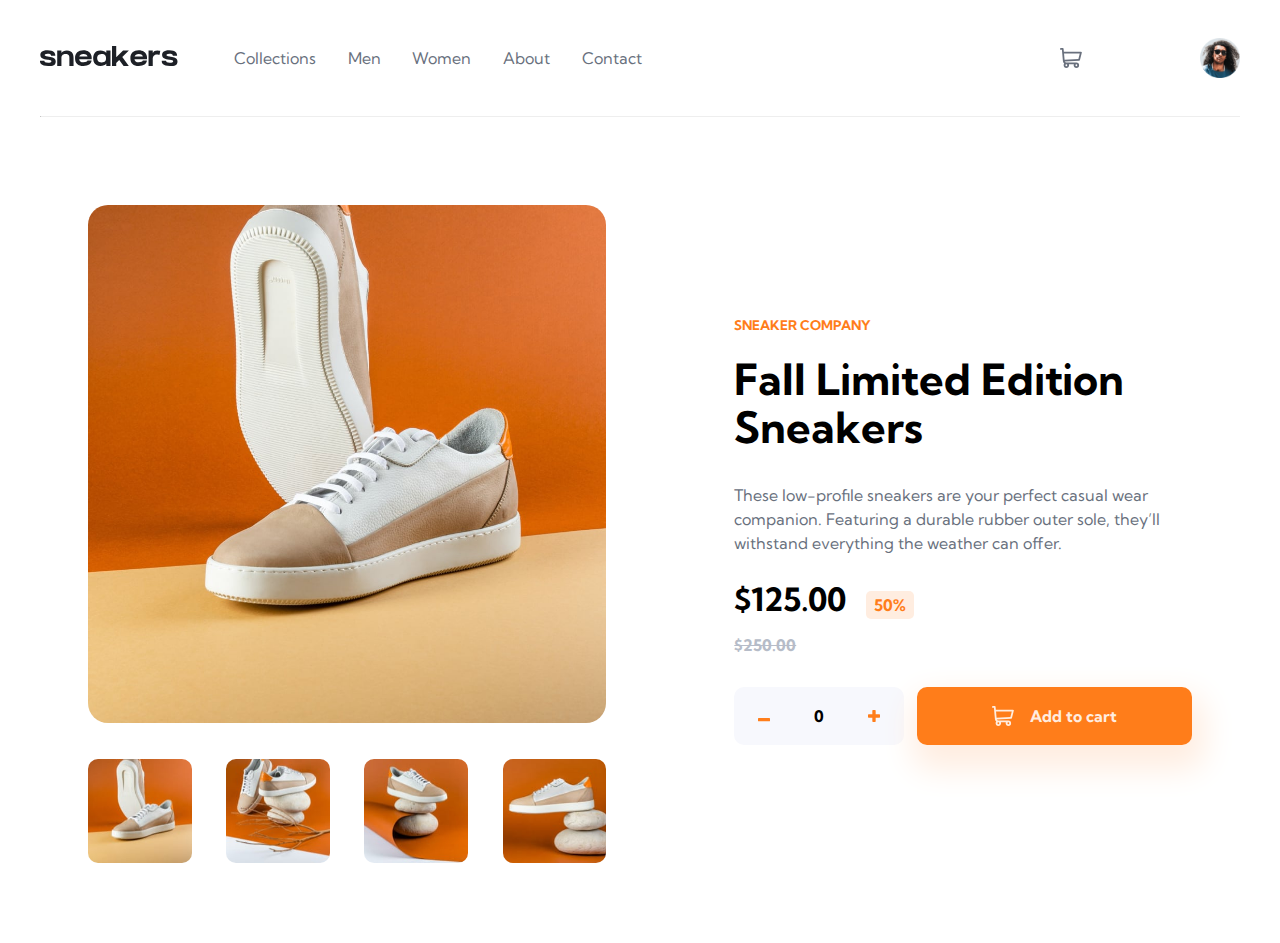
<file: index.html>
<!DOCTYPE html>
<html lang="en">
  <head>
    <meta charset="UTF-8" />
    <meta name="viewport" content="width=device-width, initial-scale=1.0" />
    <link
      rel="icon"
      type="image/png"
      sizes="32x32"
      href="./images/favicon-32x32.png"
    />

    <link rel="preconnect" href="https://fonts.googleapis.com" />
    <link rel="preconnect" href="https://fonts.gstatic.com" crossorigin />
    <link
      href="https://fonts.googleapis.com/css2?family=Kumbh+Sans:wght@400;700&display=swap"
      rel="stylesheet"
    />

    <link rel="stylesheet" href="css/index.css" />
    <script src="script.js" defer></script>

    <title>Sneakers Store</title>
  </head>

  <body>
    <main id="main" class="">
      <div class="navbar">
        <nav class="nav">
          <span class="nav-toggle">menu</span>
          <!-- <img class="nav-toggle" src="images/icon-menu.svg" alt="" /> -->
          <ul class="nav-wrap hidden">
            <li><a href="#">Collections</a></li>
            <li><a href="#">Men</a></li>
            <li><a href="#">Women</a></li>
            <li><a href="#">About</a></li>
            <li><a href="#">Contact</a></li>
          </ul>
        </nav>
        <div class="pagelogo"><a href="index.html"><img src="images/logo.svg" alt="Sneakers" /></a></div>
        <div class="user">
          <div class="cartwidget">
            <img id="user-cart" class="user-cart" src="images/icon-cart.svg" alt="" />
            <p  id="widget" class="widget hidden">0</p>
          </div>
          <img class="user-avatar" src="images/image-avatar.png" alt="" />

          <section id="card" class="card hidden">
            <div class="cardheader">
              <h4>Cart</h4>
            </div>

            <div id="fullcart" class="cardbody hidden">
              <div class="cardimage">
                <img src="images/image-product-1-thumbnail.jpg" alt="" >
              </div>

              <div class="cardtext">
                <p>Fall Limited Edition Sneak...</p>
                <div>
                  <span class="">$125.00</span>
                  <span>x</span>
                  <span id="cartquant" class="quant">0</span>
                  <span id="cartprice" class="bold">0 </span>
                </div>
              </div>

              <img class="carddelete" src="images/icon-delete.svg" alt="delete">
            </div>

            <div id="zerocart" class="emptycart">
              <p class="bold">Your cart is empty</p>
            </div>

            <div id="checkout-wrap" class="checkout">
              <button id="checkout" class="btn bold hidden">Checkout</button>
            </div>

          </section>
        </div>
      </div>

      <hr class="hr">
      
      <div class="product-flex">
        <div class="product-wrap">
          <img class="product-one" src="images/image-product-1.jpg" alt="" />
          <div class="thumbnails">
            <img id="open" src="images/image-product-1-thumbnail.jpg" alt="" width="20%">
            <img src="images/image-product-2-thumbnail.jpg" alt="" width="20%">
            <img src="images/image-product-3-thumbnail.jpg" alt="" width="20%">
            <img src="images/image-product-4-thumbnail.jpg" alt="" width="20%">
          </div>
        </div>
  
        <div class="details">
            <small class="company bold">Sneaker Company</small>
            <h1 class="h1">Fall Limited Edition Sneakers</h1>
            <p class="p">
              These low-profile sneakers are your perfect casual wear companion.
              Featuring a durable rubber outer sole, they’ll withstand everything
              the weather can offer.
            </p>
  
            <div class="product-price bold">
              <span class="product-dp">$<span id="itemprice">125.00</span></span>
              <span class="product-discount">50%</span>
              <span class="product-cp">$250.00</span>
            </div>
            <div class="pq-wrap">
              <div class="product-quantity">
                <span class="quant-minus"
                  ><img id="minus" src="images/icon-minus.svg" alt=""
                /></span>
                <span id="quant" class="quant bold">0</span>
                <span class="quant-add"
                  ><img id="add" src="images/icon-plus.svg" alt=""
                /></span>
              </div>
              <button id="addtocart" class="btn btn-flex bold">
                <img class="btn-cart" src="images/icon-cart-w.svg" alt="" />
                <span class="btn-cta">Add to cart</span>
              </button>
            </div>
          </div>
        </div>
      </div>
      
      <div id="modal" class="modal">
        <div class="modal-backdrop">
          <div class="modal-body">
            <div class="modal-product">
                <img class="close" src="images/icon-close.svg" alt="" id="close">
              <img class="product-one" src="images/image-product-1.jpg" alt="">
              <div class="thumbnails md-tnails">
                <img src="images/image-product-1-thumbnail.jpg" alt="">
                <img src="images/image-product-2-thumbnail.jpg" alt="">
                <img src="images/image-product-3-thumbnail.jpg" alt="">
                <img src="images/image-product-4-thumbnail.jpg" alt="">
              </div>
            </div>
          </div>
        </div>
      </div>
    </main>

    <!-- <div class="attribution">
    Challenge by <a href="https://www.frontendmentor.io?ref=challenge" target="_blank">Frontend Mentor</a>. 
    Coded by <a href="#">Your Name Here</a>.
  </div> -->

  </body>
</html>



<!-- My semantic html skills stilll has a mighty K-leg -->
</file>
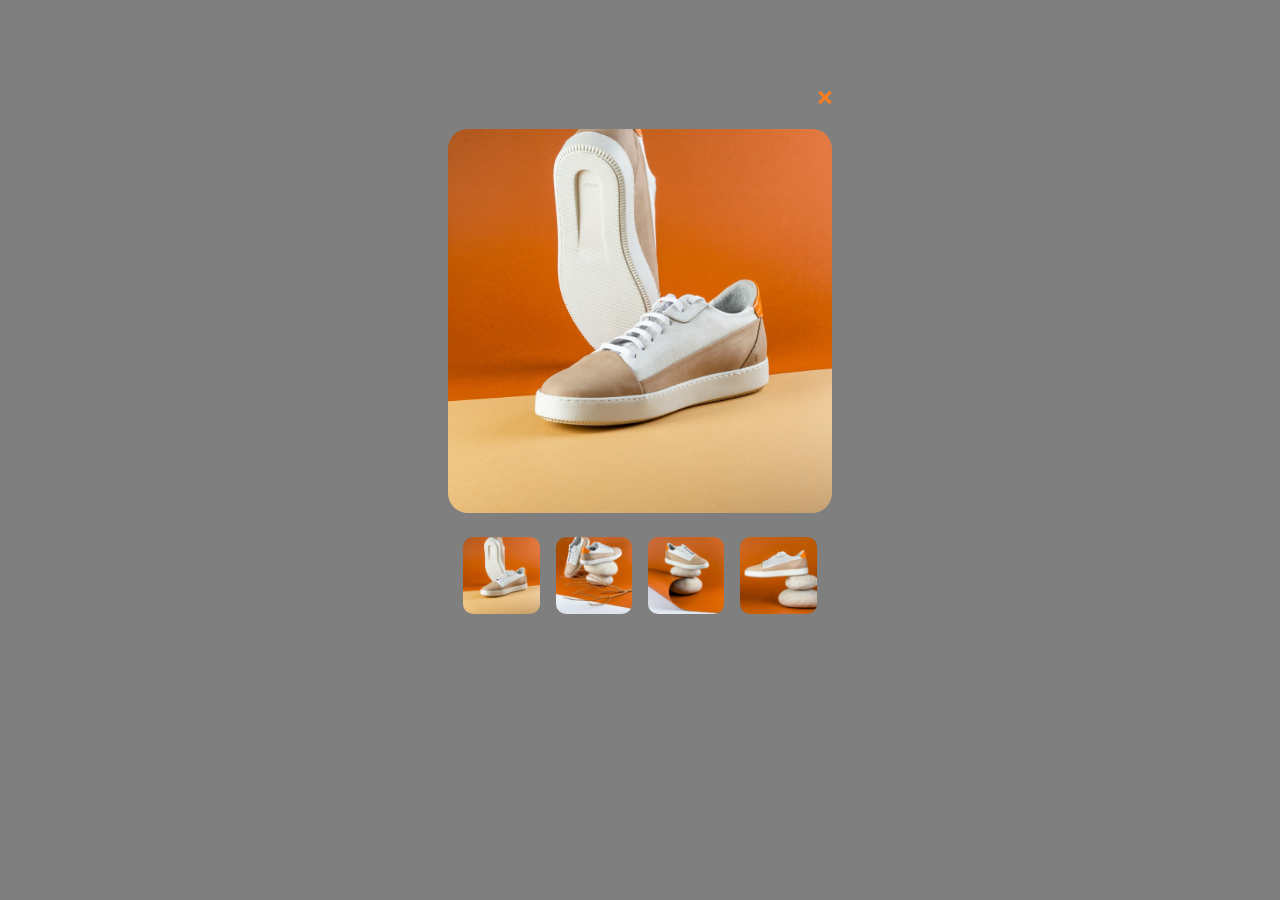
<file: mini.html>
<!DOCTYPE html>
<html lang="en">
<head>
    <meta charset="UTF-8">
    <meta http-equiv="X-UA-Compatible" content="IE=edge">
    <meta name="viewport" content="width=device-width, initial-scale=1.0">
    <title>Document</title>

    <link
    rel="icon"
    type="image/png"
    sizes="32x32"
    href="./images/favicon-32x32.png"
  />

  <link rel="preconnect" href="https://fonts.googleapis.com" />
  <link rel="preconnect" href="https://fonts.gstatic.com" crossorigin />
  <link
    href="https://fonts.googleapis.com/css2?family=Kumbh+Sans:wght@400;700&display=swap"
    rel="stylesheet"
  />

  <link rel="stylesheet" href="css/mini.css">
</head>
<body>
    <main class="main">
        <div class="modal">
            <div class="modal-backdrop">
              <div class="modal-body">
                <div class="modal-product">
                    <img class="close" src="images/icon-close.svg" alt="" id="close">
                  <img class="picture-one" src="images/image-product-1.jpg" alt="">
                  <div class="thumbnails">
                    <img src="images/image-product-1-thumbnail.jpg" alt="">
                    <img src="images/image-product-2-thumbnail.jpg" alt="">
                    <img src="images/image-product-3-thumbnail.jpg" alt="">
                    <img src="images/image-product-4-thumbnail.jpg" alt="">
                  </div>
                </div>
              </div>
            </div>
          </div>
    
    </main>
</body>
</html>
</file>
<file: css/index.css>
:root {
  box-sizing: border-box;
  --orange: hsl(26, 100%, 55%);
}

*,
::before,
::after {
  box-sizing: border-box;
}

body * + * {
  margin-top: 1.5em;
}

body {
  font-family: "Kumbh Sans", sans-serif;
  margin: 0;
}

main {
  max-width: 1200px;
  margin: 2em auto 0;
}

a {
  display: block;
  text-decoration: none;
}

.user,
.user-wrap div,
.user-avatar,
.pagelogo,
.product-wrap,
.product-discount,
.product-cp,
.quant,
.quant-add,
.btn-cta,
.hr,
.cardbody,
.checkout {
  margin-top: 0;
}

.details {
  background-color: hsl(0, 0%, 100%);
  padding: 1.5em 1.5em 0;
  position: relative;
  bottom: 4em;
  z-index: 1;
}

/* Fonts & Colors */

.bold {
  font-weight: 700;
}

/* Container-Content */

.navbar {
  background-color: hsl(0, 0%, 100%);
  display: flex;
  align-items: center;
  padding: 1.5em;
  position: fixed;
  top: 0;
  left: 0;
  right: 0;
}

.nav-toggle {
  display: block;
  text-indent: 10em;
  overflow: hidden;
  height: 1.5em;
  width: 1em;
  position: relative;
} 

.nav-toggle::after {
  content: url(../images/icon-menu.svg);
  position: relative;
  bottom: 1em;
}

.nav-wrap {
  display: none;
}

.user {
  flex-basis: 1%;
  margin-left: auto;
}

.user-cart,
.user-avatar {
  width: 1.4em;
}

.user-wrap {
  position: relative;
  display: flex;
  width: 80%;
  justify-content: space-around;
}

.cartwidget {
  display: flex;
  flex-direction: column;
  justify-content: center;
}

.widget {
  display: block;
  position: absolute;
  top: -100%;
  left: 20%;
  width: 1.5em;
  padding: .1.75em .45em;
  border: none;
  border-radius: 45%;
  background-color: var(--orange);
  color: hsl(25, 100%, 94%);
  text-align: center;
  font-size: .7rem;
  font-weight: bold;
} 

.pagelogo,
.user-avatar {
  margin-left: 1em;
}

.avatar-wrap {
  text-align: right;
}

.product-one {
  max-width: 100%;
}

.product-price,
.product-quantity {
  display: flex;
  align-items: center;
  justify-content: space-between;
}

.product-dp {
  font-size: 2rem;
}

.product-discount {
  background-color: hsl(25, 100%, 94%);
  border-radius: 5px;
  color: var(--orange);
  margin-left: 1em;
  padding: 0.25em 0.5em;
}

.product-cp {
  display: block;
  margin-left: auto;
  color: hsl(220, 14%, 75%);
  text-decoration: hsl(220, 14%, 75%) solid line-through;
}

.product-quantity {
  background-color: hsl(223, 64%, 98%);
  border-radius: 10px;
  padding: 1.2em 1.5em;
}

/* Structure-Skin */

.company {
  color: var(--orange);
  text-transform: uppercase;
}

.h1 {
  margin: 0.5em 0 0;
  line-height: 1.1;
}

.p {
  color: hsl(219, 9%, 45%);
  line-height: 1.5em;
}

.btn {
  background-color: var(--orange);
  border: none;
  border-radius: 10px;
  box-shadow: 0.25em 1em 2em .5em hsl(25, 100%, 94%);
  color: hsl(25, 100%, 94%);
  cursor: pointer;
  font-family: "Kumbh Sans", sans-serif;
  font-size: 1em;
  padding: 1.2em;
  text-align: center;
  width: 100%;
}

.btn-flex {
  display: flex;
  align-items: center;
  justify-content: center;
}

.btn-cta {
  margin-left: 1em;
}

.hr {
  display: none;
}

.thumbnails {
  display: none;
}

.modal {
  display: none;
}


/* Checkout Card */

.card {
  background-color: white;
  border: none;
  border-radius: 10px;
  box-shadow: 1px 1px 10px 1px rgb(228, 227, 227);
  margin: 0.2em 0.5em;
  padding-bottom: 2.5em;
  position: absolute;
  right: 0;
  top: 100%;
  z-index: 2;
}

.cardheader {
  padding: 1.5em;
  border-bottom: solid 1px hsla(217, 9%, 45%, 0.247);
}

.cardbody {
  display: flex;
  align-items: center;
  padding: 1.5em;
}

.cardimage {
  width: 15%;
}

.cardimage > img {
  border-radius: 5px;
  max-width: 100%;
}

.cardtext, 
.cardtext > *, 
.card h4 {
  margin: 0;
}

.cardtext {
  display: flex;
  flex-direction: column;
  margin-left: 2em;
  color: hsl(219, 9%, 45%);
}

.cardtext p {
  margin-bottom: .5em;
}

#total-price {
  color: hsl(0, 0%, 0%);
}

.carddelete {
  margin-top: 0;
  margin-left: auto;
}

.checkout {
  margin: 0 1.5em;
}

.emptycart {
  padding: 2.5em 6em;
  color: hsl(219, 9%, 45%);
}

.emptycart p {
  min-width: 150px;
  text-align: center;
}


/* Hover States */

.btn:hover {
  background-color: hsla(26, 100%, 55%, 0.479);
}

.thumbnails > img:hover {
  border: 2px solid hsl(26, 100%, 55%);
  cursor: pointer;
}

.user-avatar:hover {
  border: 2px solid hsl(26, 100%, 55%);
  border-radius: 50%;
  cursor: pointer;
}


/* States */

.hidden {
  display: none;
}

.is-open {
  display: block;
}


/* Media  Queries */

@media (min-width: 1024px) {
  main {
    margin-top: 0;
  }

  .h1 {
    font-size: 2.7rem;
    letter-spacing: 1.5;
  }


  .nav-wrap a {
    position: relative;
    padding: 3em 0;
    color: hsl(219, 9%, 45%);
  }

  .nav-wrap a::before {
    content: '';
    position: absolute;
    bottom: 0px;
    left: 0;
    height: 4px;
    width: 100%;
    background-color: var(--orange);
    transform: rotateY(90deg);
    transition: all .5s;
  }

  .nav-wrap a:hover::before {
    transform: rotateY(0deg);
  }

  .navbar {
    position: relative;
    padding: 0;
  }

  .nav {
    flex-basis: 40%;
  }

  .nav-toggle {
    display: none;
  }

  .nav-wrap {
    position: static;
    display: flex;
    justify-content: space-around;
    list-style-type: none;
    margin: 0;
  }

  .nav-wrap > li + * {
    margin-top: 0;
  }

  .pagelogo {
    order: -1;
    margin-left: 0;
  }

  .user {
    display: flex;
    align-items: center;
    justify-content: space-between;
    flex-basis: 15%;
  }

  .user-avatar {
    width: 2.5em;
  }

  .hr {
    display: block;
    border-top: none;
  }

  .product-flex {
    padding: 5em 3em;
    display: flex;
    align-items: center;
    margin-top: 0;
  }

  .details {
    position: static;
    flex-basis: 80%;
    margin-top: 0;
    margin-left: 8em;
    padding: 0;
  }

  .product-one {
    border-radius: 20px;
  }

  .thumbnails {
    margin-top: 2em;
    display: flex;
    justify-content: space-between;
  }

  .thumbnails > img + * {
    margin-top: 0;
  }

  .thumbnails > img {
    border-radius: 10px;
    width: 20%;
  }

  .pq-wrap {
    display: flex;
    justify-content: space-between;
  }

  .btn {
    flex-basis: 60%;
    margin-top: 0.5em;
    margin-bottom: 0.5em;
  }

  .product-quantity {
    flex-basis: 37%;
    margin-top: 0.5em;
    margin-bottom: 0.5em;
  }

  .product-price {
    display: block;
  }

  .product-cp {
    margin-top: 1em;
  }

  .p {
    margin-top: 2em;
  }

  .modal {
    display: none;
  }

  .modal-backdrop {
    position: fixed;
    top: 0;
    right: 0;
    bottom: 0;
    left: 0;
    background-color: rgba(0, 0, 0, 0.8);
    z-index: 1;

  }

  .modal-body {
    width: 30%;
    display: flex;
    flex-direction: column;
    position: fixed;
    top: 10%;
    bottom: 10%;
    left: 35%;
  }   

  .md-tnails {
    justify-content: space-evenly;
  }

  .modal-product {
    display: flex;
    flex-direction: column;
  }

  .close {
    align-self: flex-end;
  }

  /* Cart Widget */

  .emptycart {
    padding: 3em 8em;
  }

  .widget {
    top: -25%;
    left: 20%;
  }
}
</file>
<file: css/mini.css>
:root {
  box-sizing: border-box;
  --orange: hsl(26, 100%, 55%);
}

*,
::before,
::after {
  box-sizing: border-box;
}

body * + * {
  margin-top: 1.5em;
}

body {
  font-family: "Kumbh Sans", sans-serif;
  margin: 0;
}

.main {
  max-width: 1200px;
  margin: 0 auto;
}

.modal-backdrop {
  position: fixed;
  top: 0;
  right: 0;
  bottom: 0;
  left: 0;
  background-color: rgba(0, 0, 0, 0.5);
}

.modal-body {
  width: 30%;
  display: flex;
  flex-direction: column;
  position: fixed;
  top: 10%;
  bottom: 10%;
  left: 35%;
  right: 35%;
}

.picture-one {
  max-width: 100%;
  border-radius: 20px;
}

.thumbnails {
  display: flex;
  justify-content: space-evenly;
}

.thumbnails > img + * {
  margin-top: 0;
}

.thumbnails > img {
  border-radius: 10px;
  width: 20%;
}

.modal-product {
  display: flex;
  flex-direction: column;
}

.close {
  align-self: flex-end;
}
</file>
